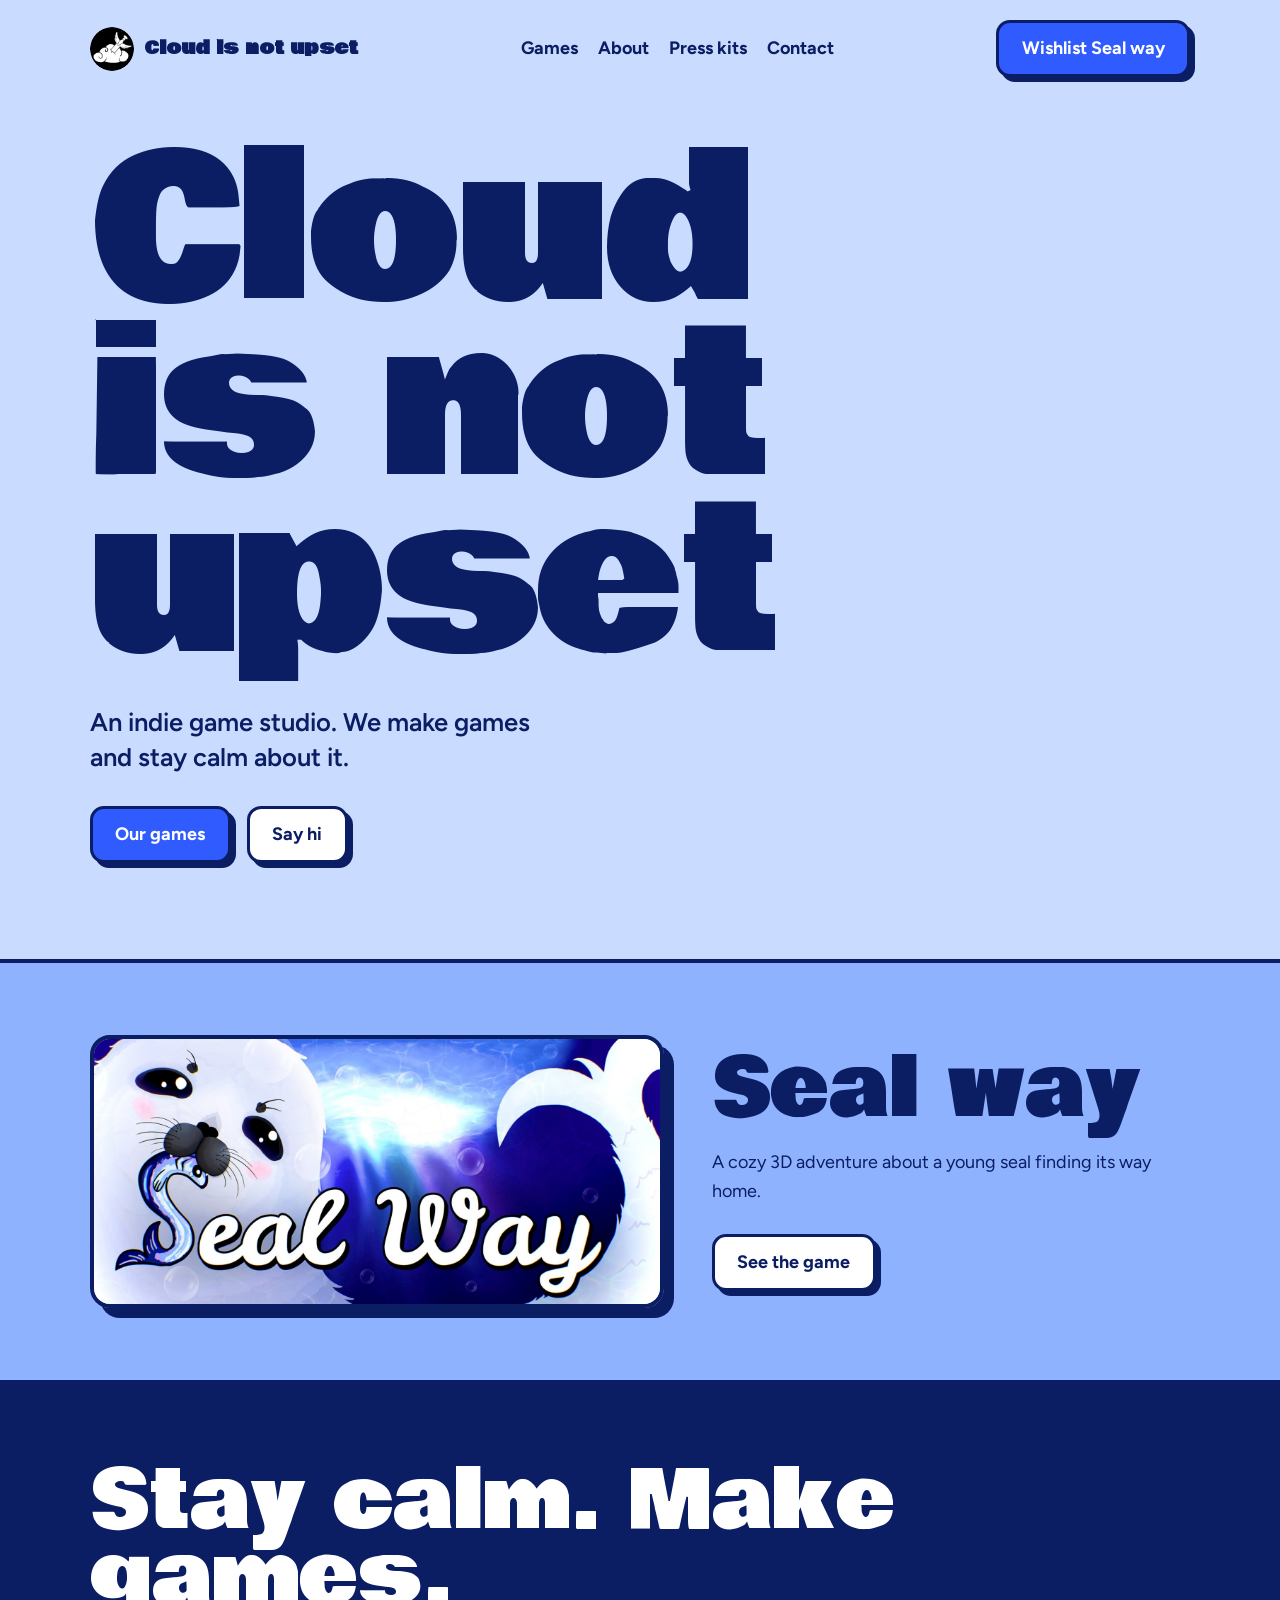
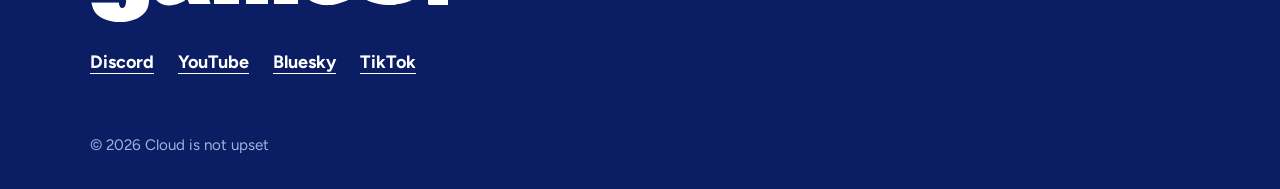
<file: index.html>
<!DOCTYPE html>
<html lang="en">
<head>
<meta charset="utf-8">
<meta name="viewport" content="width=device-width, initial-scale=1">
<title>Cloud is not upset</title>
<meta name="description" content="Cloud is not upset is an indie game studio. Home of Seal way.">
<link rel="icon" type="image/png" href="images/studio-logo.png">
<link rel="preconnect" href="https://fonts.googleapis.com">
<link rel="preconnect" href="https://fonts.gstatic.com" crossorigin>
<link href="https://fonts.googleapis.com/css2?family=Bowlby+One&family=Figtree:wght@400;600;700&display=swap" rel="stylesheet">
<link rel="stylesheet" href="style.css">
</head>
<body>
<header class="hero">
  <div class="cloud" style="--w:260px;--y:38%;--t:70s;--d:-20s;--x:55%" aria-hidden="true"></div>
  <div class="cloud" style="--w:180px;--y:62%;--t:90s;--d:-55s;--x:20%" aria-hidden="true"></div>
  <div class="cloud" style="--w:340px;--y:78%;--t:110s;--d:-80s;--x:70%" aria-hidden="true"></div>
  <div class="wrap">
    <nav class="top" aria-label="Main"><a class="logo" href="index.html"><img src="images/studio-logo.png" alt="" width="44" height="44">Cloud is not upset</a><ul><li><a href="games.html">Games</a></li><li><a href="about.html">About</a></li><li><a href="press.html">Press kits</a></li><li><a href="contact.html">Contact</a></li></ul><a class="btn" href="https://store.steampowered.com/app/4985840/Seal_Way/">Wishlist Seal way</a></nav>
    <h1>Cloud<br>is not<br>upset</h1>
    <p>An indie game studio. We make games and stay calm about it.</p>
    <div class="btns">
      <a class="btn" href="games.html">Our games</a>
      <a class="btn white" href="contact.html">Say hi</a>
    </div>
  </div>
</header>
<main>
  <section class="band">
    <div class="wrap kit-intro">
      <div class="keyart img"><img src="images/key-art.jpg" alt="Seal way key art: a baby seal holding a fish" width="1600" height="748"></div>
      <div>
        <h2>Seal way</h2>
        <p>A cozy 3D adventure about a young seal finding its way home.</p>
        <div class="btns"><a class="btn white" href="games.html">See the game</a></div>
      </div>
    </div>
  </section>
</main>
<footer>
  <div class="wrap">
    <h2>Stay calm. Make games.</h2>
    <!-- REPLACE: social links -->
    <ul class="links">
      <li><a href="https://discord.com/">Discord</a></li>
      <li><a href="https://www.youtube.com/">YouTube</a></li>
      <li><a href="https://bsky.app/">Bluesky</a></li>
      <li><a href="https://www.tiktok.com/">TikTok</a></li>
    </ul>
    <p class="fine">© <span id="year">2026</span> Cloud is not upset</p>
  </div>
</footer>
<script src="script.js"></script>
</body>
</html>
</file>
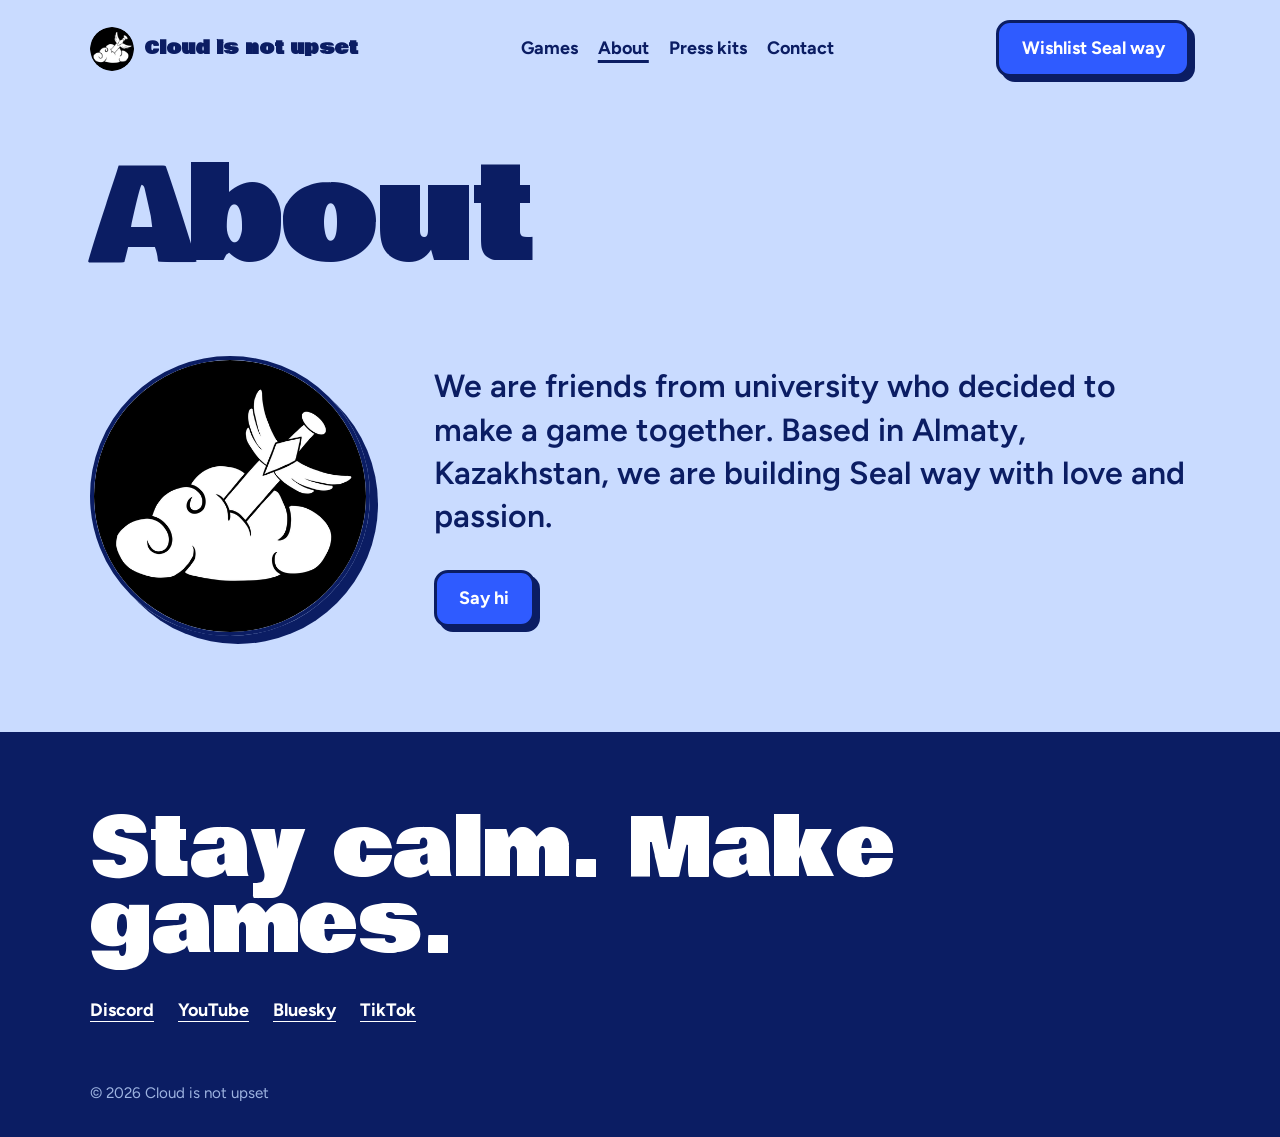
<file: about.html>
<!DOCTYPE html>
<html lang="en">
<head>
<meta charset="utf-8">
<meta name="viewport" content="width=device-width, initial-scale=1">
<title>About — Cloud is not upset</title>
<meta name="description" content="About the indie game studio Cloud is not upset.">
<link rel="icon" type="image/png" href="images/studio-logo.png">
<link rel="preconnect" href="https://fonts.googleapis.com">
<link rel="preconnect" href="https://fonts.gstatic.com" crossorigin>
<link href="https://fonts.googleapis.com/css2?family=Bowlby+One&family=Figtree:wght@400;600;700&display=swap" rel="stylesheet">
<link rel="stylesheet" href="style.css">
</head>
<body>
<header class="page-head"><div class="wrap"><nav class="top" aria-label="Main"><a class="logo" href="index.html"><img src="images/studio-logo.png" alt="" width="44" height="44">Cloud is not upset</a><ul><li><a href="games.html">Games</a></li><li><a href="about.html" aria-current="page">About</a></li><li><a href="press.html">Press kits</a></li><li><a href="contact.html">Contact</a></li></ul><a class="btn" href="https://store.steampowered.com/app/4985840/Seal_Way/">Wishlist Seal way</a></nav><h1>About</h1></div></header>
<main>
  <section class="about" style="padding-top:0">
    <div class="wrap about-flex">
      <img class="about-logo" src="images/studio-logo.png" alt="Cloud is not upset logo: a white cloud pierced by a winged sword" width="512" height="512">
      <div>
        <p>We are friends from university who decided to make a game together. Based in Almaty, Kazakhstan, we are building Seal way with love and passion.</p>
        <a class="btn" href="contact.html">Say hi</a>
      </div>
    </div>
  </section>
</main>
<footer>
  <div class="wrap">
    <h2>Stay calm. Make games.</h2>
    <!-- REPLACE: social links -->
    <ul class="links">
      <li><a href="https://discord.com/">Discord</a></li>
      <li><a href="https://www.youtube.com/">YouTube</a></li>
      <li><a href="https://bsky.app/">Bluesky</a></li>
      <li><a href="https://www.tiktok.com/">TikTok</a></li>
    </ul>
    <p class="fine">© <span id="year">2026</span> Cloud is not upset</p>
  </div>
</footer>
<script src="script.js"></script>
</body>
</html>
</file>
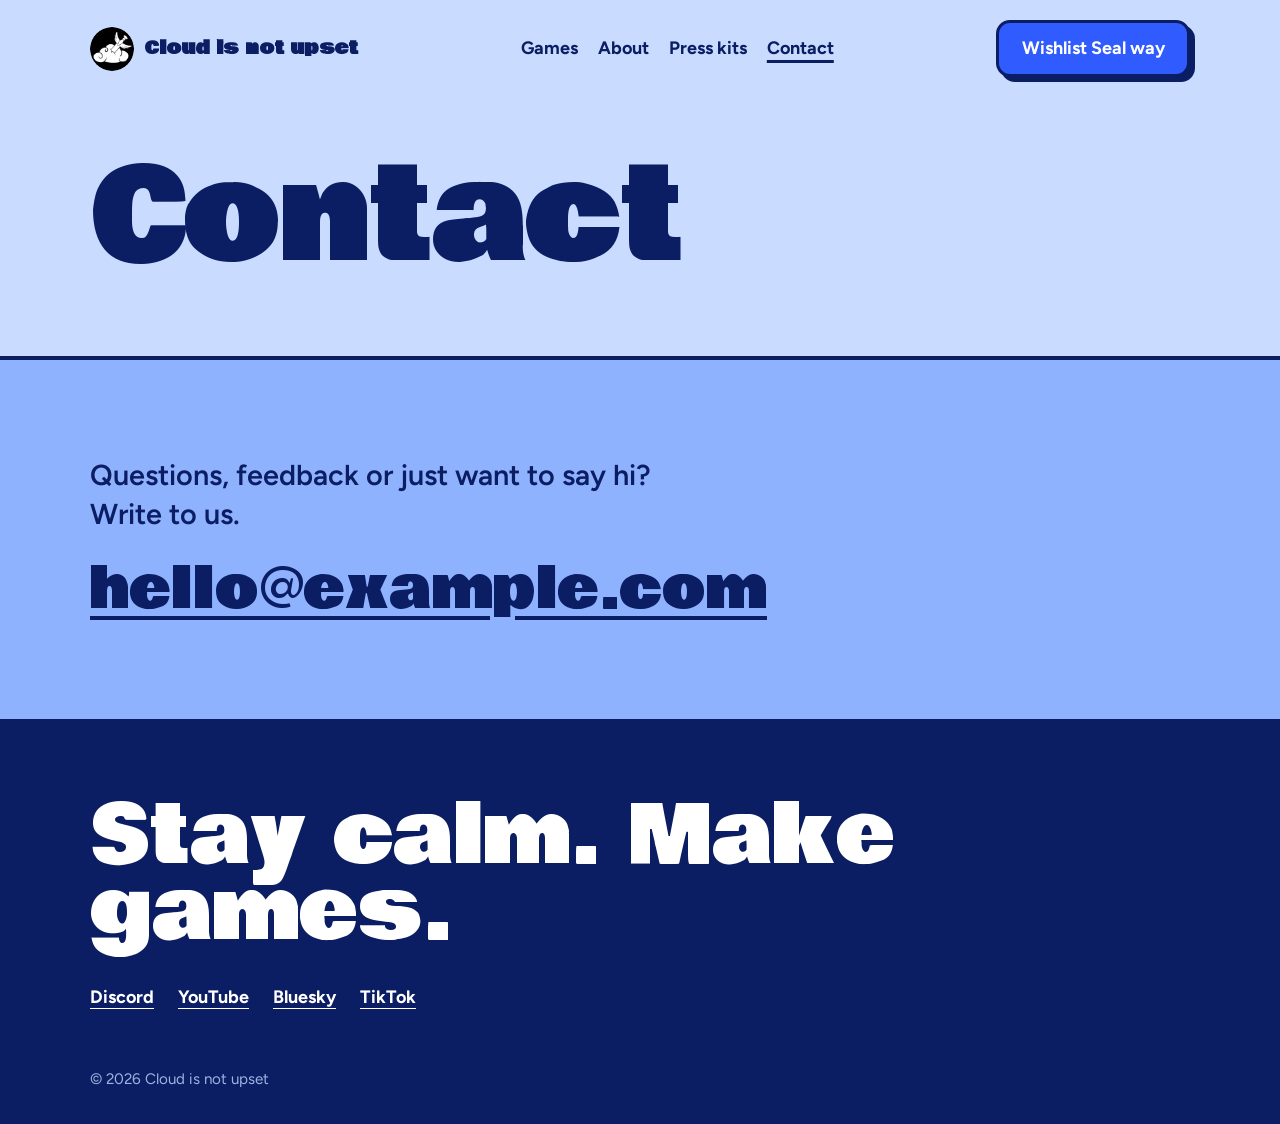
<file: contact.html>
<!DOCTYPE html>
<html lang="en">
<head>
<meta charset="utf-8">
<meta name="viewport" content="width=device-width, initial-scale=1">
<title>Contact — Cloud is not upset</title>
<meta name="description" content="Get in touch with Cloud is not upset.">
<link rel="icon" type="image/png" href="images/studio-logo.png">
<link rel="preconnect" href="https://fonts.googleapis.com">
<link rel="preconnect" href="https://fonts.gstatic.com" crossorigin>
<link href="https://fonts.googleapis.com/css2?family=Bowlby+One&family=Figtree:wght@400;600;700&display=swap" rel="stylesheet">
<link rel="stylesheet" href="style.css">
</head>
<body>
<header class="page-head"><div class="wrap"><nav class="top" aria-label="Main"><a class="logo" href="index.html"><img src="images/studio-logo.png" alt="" width="44" height="44">Cloud is not upset</a><ul><li><a href="games.html">Games</a></li><li><a href="about.html">About</a></li><li><a href="press.html">Press kits</a></li><li><a href="contact.html" aria-current="page">Contact</a></li></ul><a class="btn" href="https://store.steampowered.com/app/4985840/Seal_Way/">Wishlist Seal way</a></nav><h1>Contact</h1></div></header>
<main>
  <section class="contact-main">
    <div class="wrap">
      <p>Questions, feedback or just want to say hi? Write to us.</p>
      <!-- REPLACE: your email -->
      <a class="big-mail" href="mailto:hello@example.com">hello@example.com</a>
    </div>
  </section>
</main>
<footer>
  <div class="wrap">
    <h2>Stay calm. Make games.</h2>
    <!-- REPLACE: social links -->
    <ul class="links">
      <li><a href="https://discord.com/">Discord</a></li>
      <li><a href="https://www.youtube.com/">YouTube</a></li>
      <li><a href="https://bsky.app/">Bluesky</a></li>
      <li><a href="https://www.tiktok.com/">TikTok</a></li>
    </ul>
    <p class="fine">© <span id="year">2026</span> Cloud is not upset</p>
  </div>
</footer>
<script src="script.js"></script>
</body>
</html>
</file>
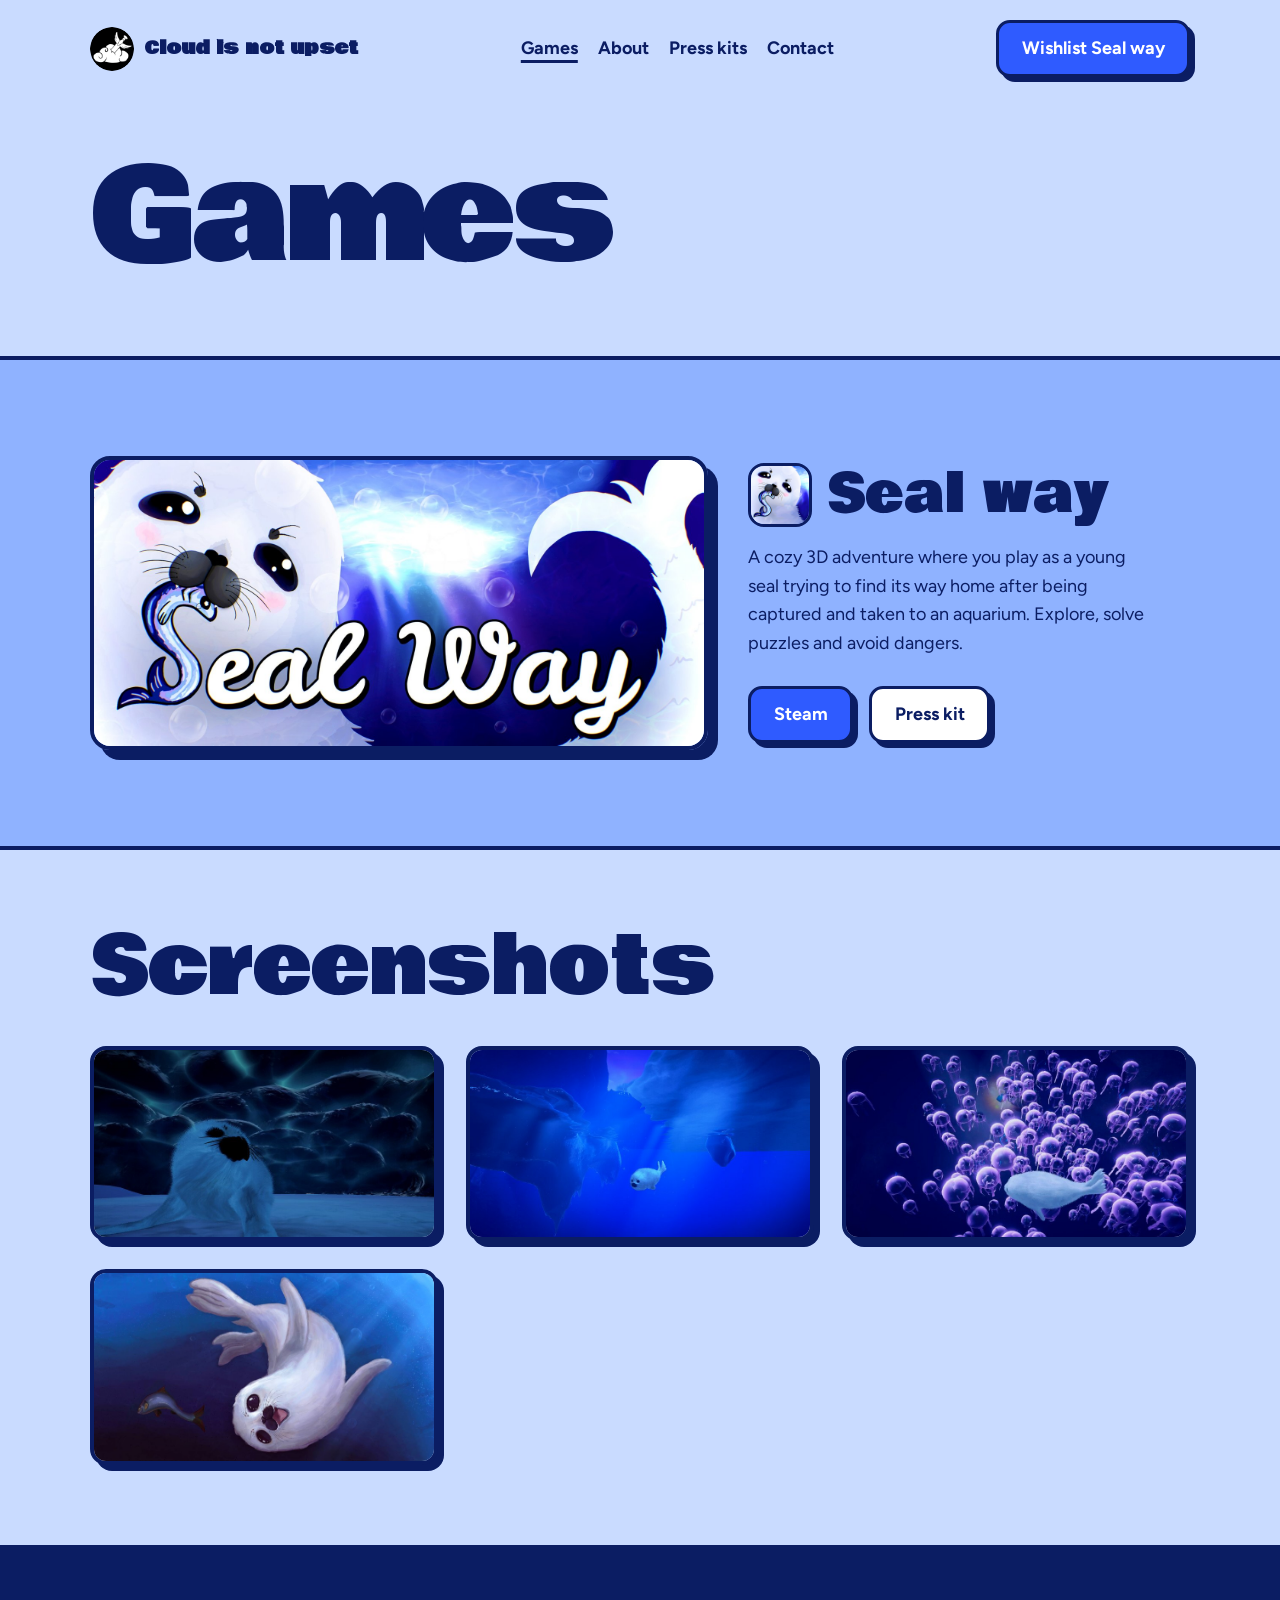
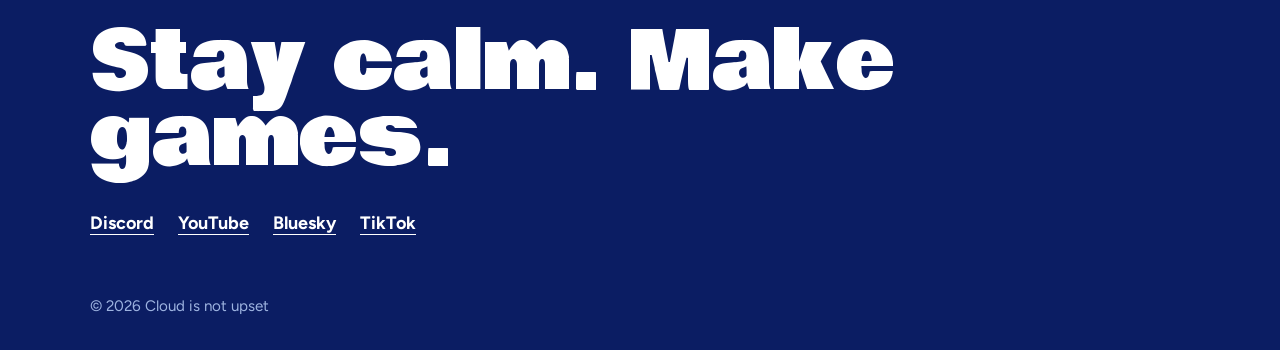
<file: games.html>
<!DOCTYPE html>
<html lang="en">
<head>
<meta charset="utf-8">
<meta name="viewport" content="width=device-width, initial-scale=1">
<title>Games — Cloud is not upset</title>
<meta name="description" content="Seal way, the game by Cloud is not upset.">
<link rel="icon" type="image/png" href="images/studio-logo.png">
<link rel="preconnect" href="https://fonts.googleapis.com">
<link rel="preconnect" href="https://fonts.gstatic.com" crossorigin>
<link href="https://fonts.googleapis.com/css2?family=Bowlby+One&family=Figtree:wght@400;600;700&display=swap" rel="stylesheet">
<link rel="stylesheet" href="style.css">
</head>
<body>
<header class="page-head"><div class="wrap"><nav class="top" aria-label="Main"><a class="logo" href="index.html"><img src="images/studio-logo.png" alt="" width="44" height="44">Cloud is not upset</a><ul><li><a href="games.html" aria-current="page">Games</a></li><li><a href="about.html">About</a></li><li><a href="press.html">Press kits</a></li><li><a href="contact.html">Contact</a></li></ul><a class="btn" href="https://store.steampowered.com/app/4985840/Seal_Way/">Wishlist Seal way</a></nav><h1>Games</h1></div></header>
<main>
  <section class="games">
    <div class="wrap">
      <article class="game">
        <div class="keyart img"><img src="images/key-art.jpg" alt="Seal way key art: a baby seal holding a fish" width="1600" height="748"></div>
        <div>
          <h3><img class="gicon" src="images/seal-way-icon.png" alt="" width="64" height="64">Seal way</h3>
          <p>A cozy 3D adventure where you play as a young seal trying to find its way home after being captured and taken to an aquarium. Explore, solve puzzles and avoid dangers.</p>
          <div class="btns">
            <a class="btn" href="https://store.steampowered.com/app/4985840/Seal_Way/">Steam</a>
            <a class="btn white" href="press.html">Press kit</a>
          </div>
        </div>
      </article>
    </div>
  </section>
  <section class="shots">
    <div class="wrap">
      <h2>Screenshots</h2>
      <div class="gallery">
        <img src="images/screenshot-1.jpg" alt="Screenshot: the seal standing on ice in front of a dark cave with glowing blue light" width="800" height="450" loading="lazy">
        <img src="images/screenshot-2.jpg" alt="Screenshot: the seal swimming under a large iceberg" width="800" height="450" loading="lazy">
        <img src="images/screenshot-3.jpg" alt="Screenshot: the seal swimming through a cloud of glowing purple jellyfish" width="800" height="450" loading="lazy">
        <img src="images/art.jpg" alt="Artwork: a baby seal swimming next to a fish" width="1600" height="844" loading="lazy">
      </div>
    </div>
  </section>
</main>
<footer>
  <div class="wrap">
    <h2>Stay calm. Make games.</h2>
    <!-- REPLACE: social links -->
    <ul class="links">
      <li><a href="https://discord.com/">Discord</a></li>
      <li><a href="https://www.youtube.com/">YouTube</a></li>
      <li><a href="https://bsky.app/">Bluesky</a></li>
      <li><a href="https://www.tiktok.com/">TikTok</a></li>
    </ul>
    <p class="fine">© <span id="year">2026</span> Cloud is not upset</p>
  </div>
</footer>
<script src="script.js"></script>
</body>
</html>
</file>
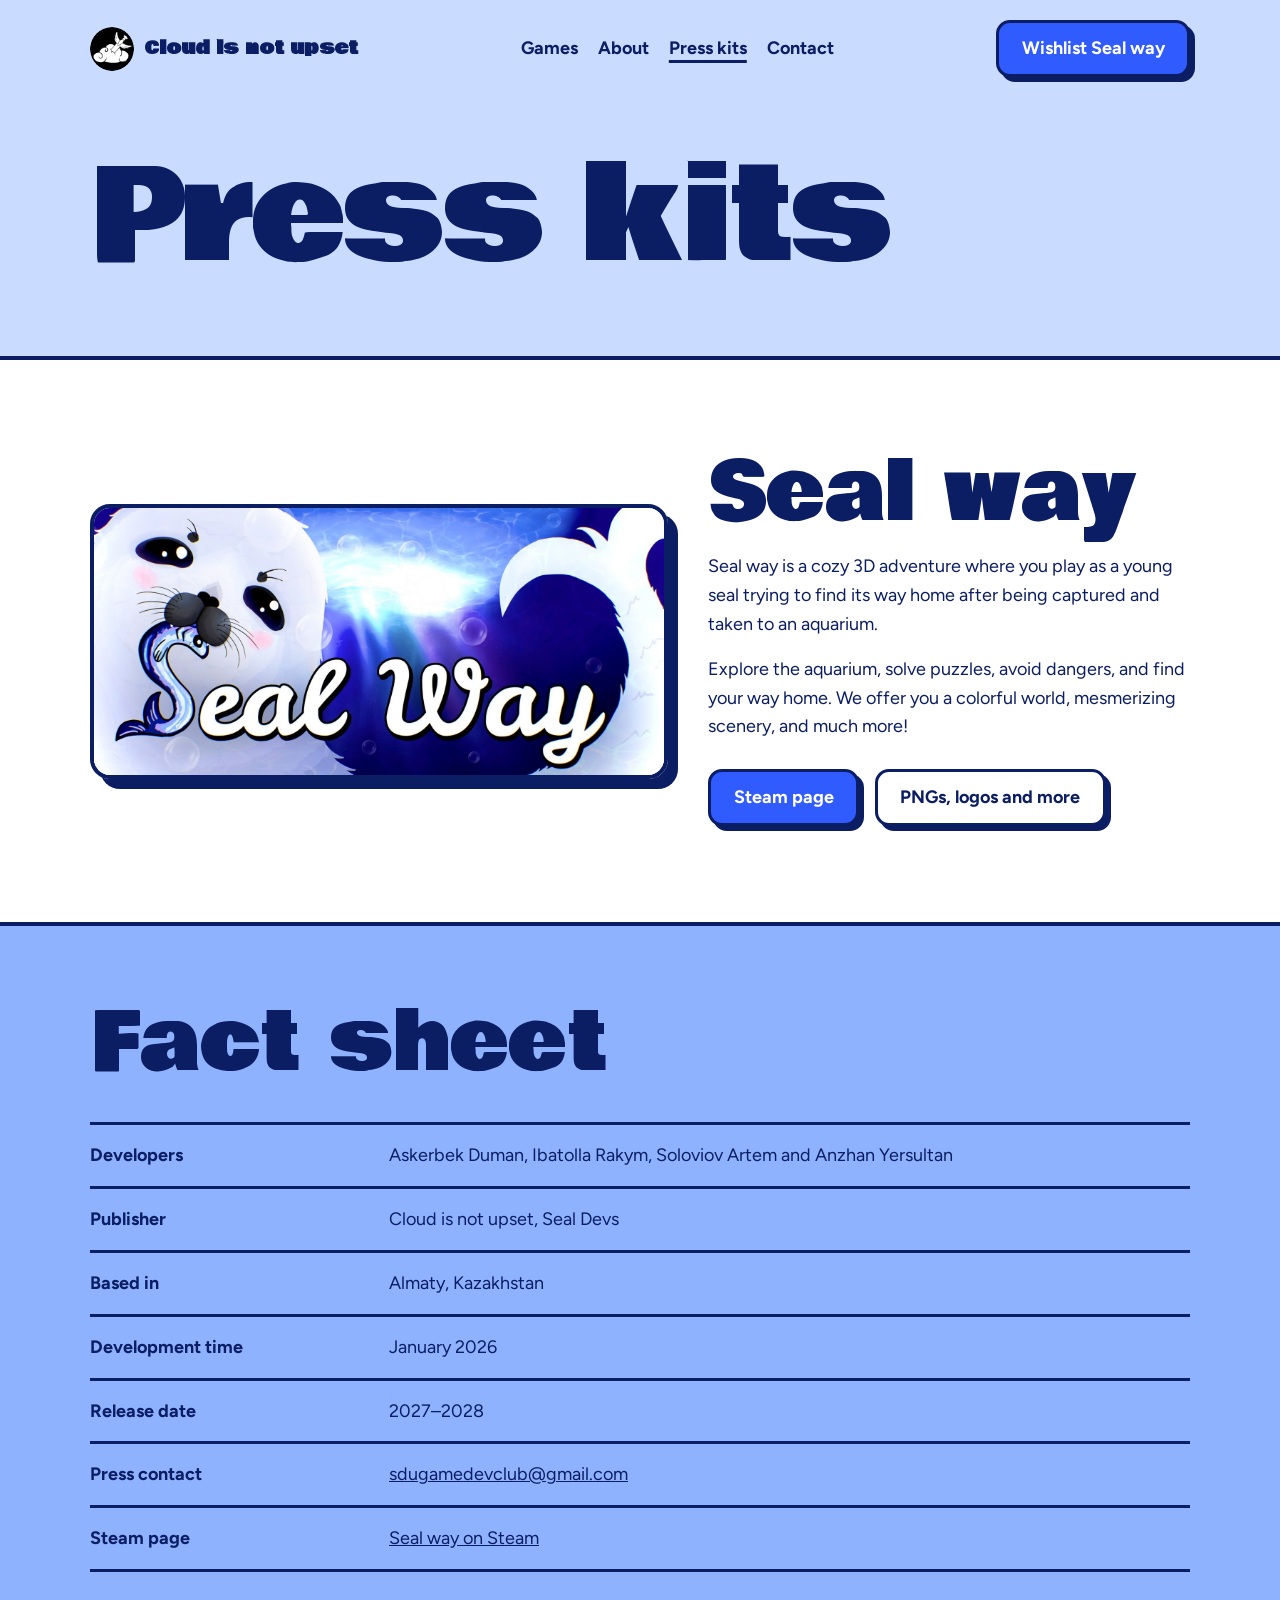
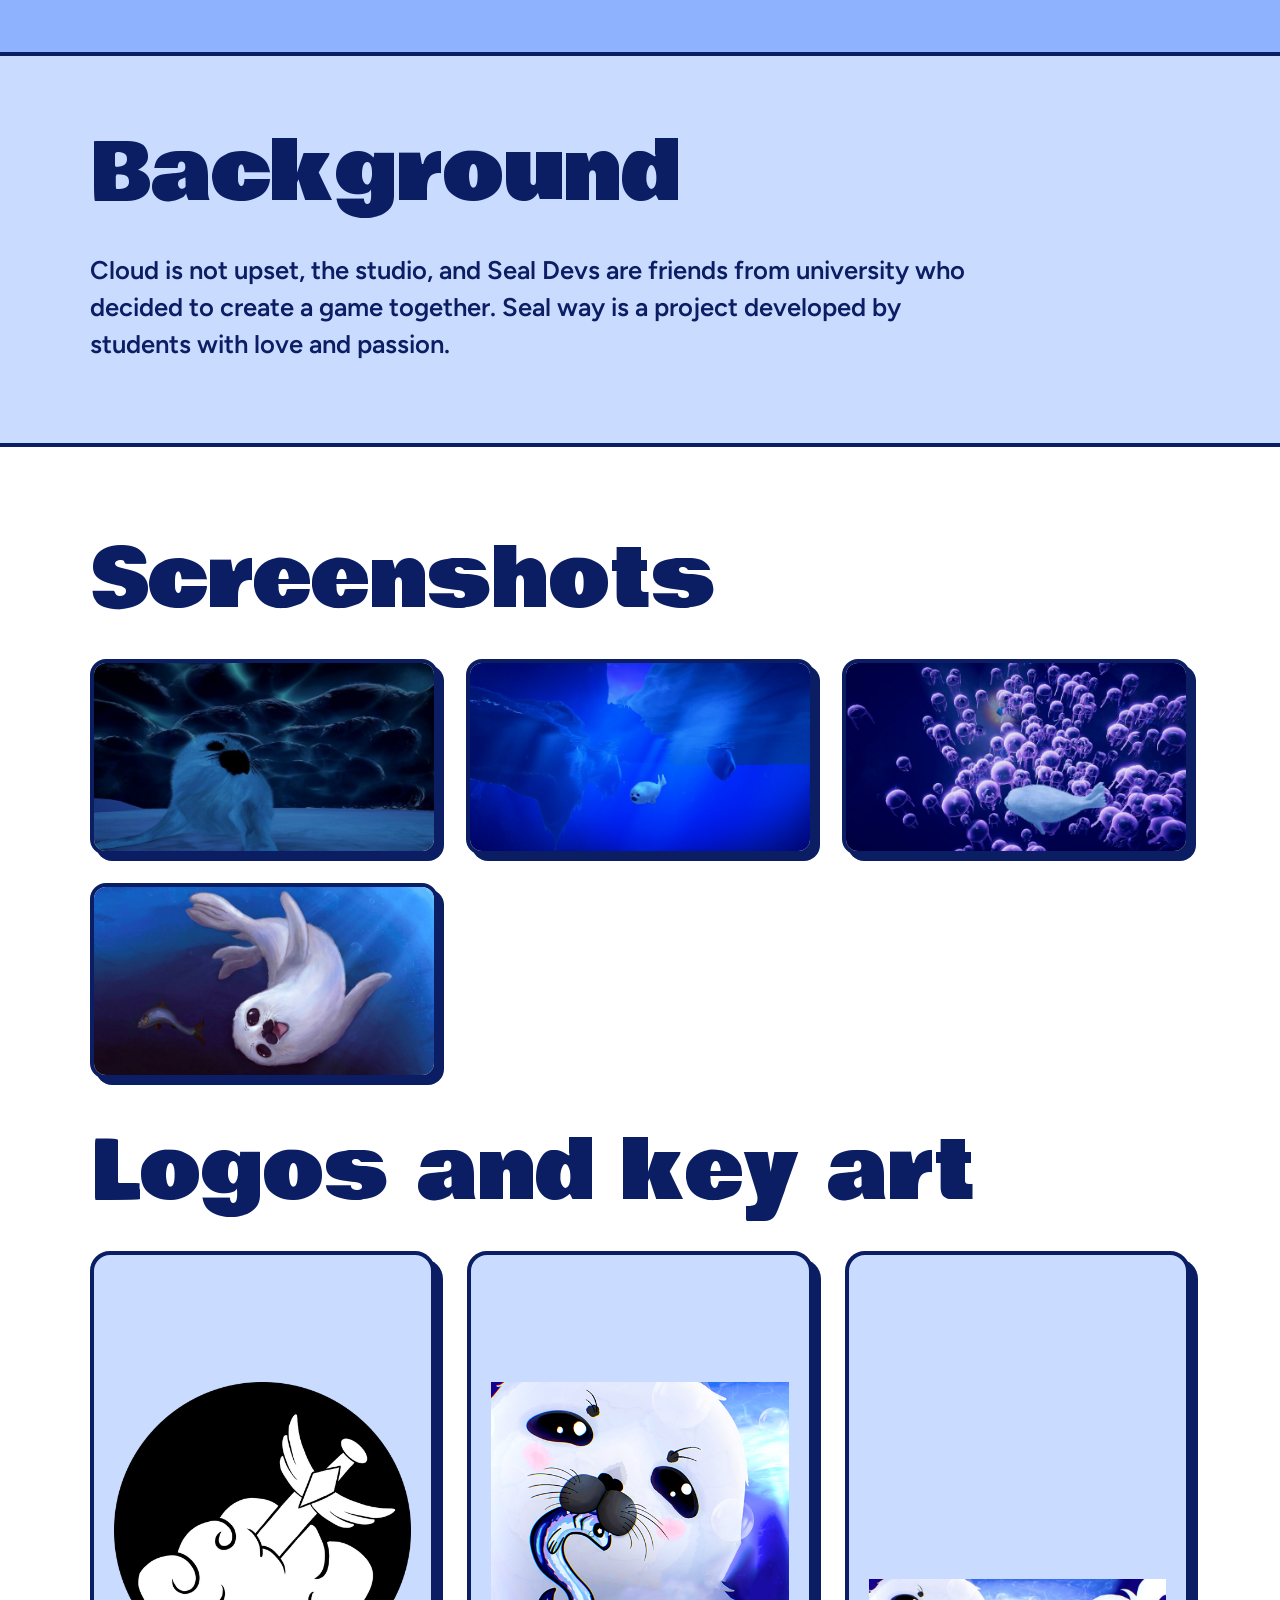
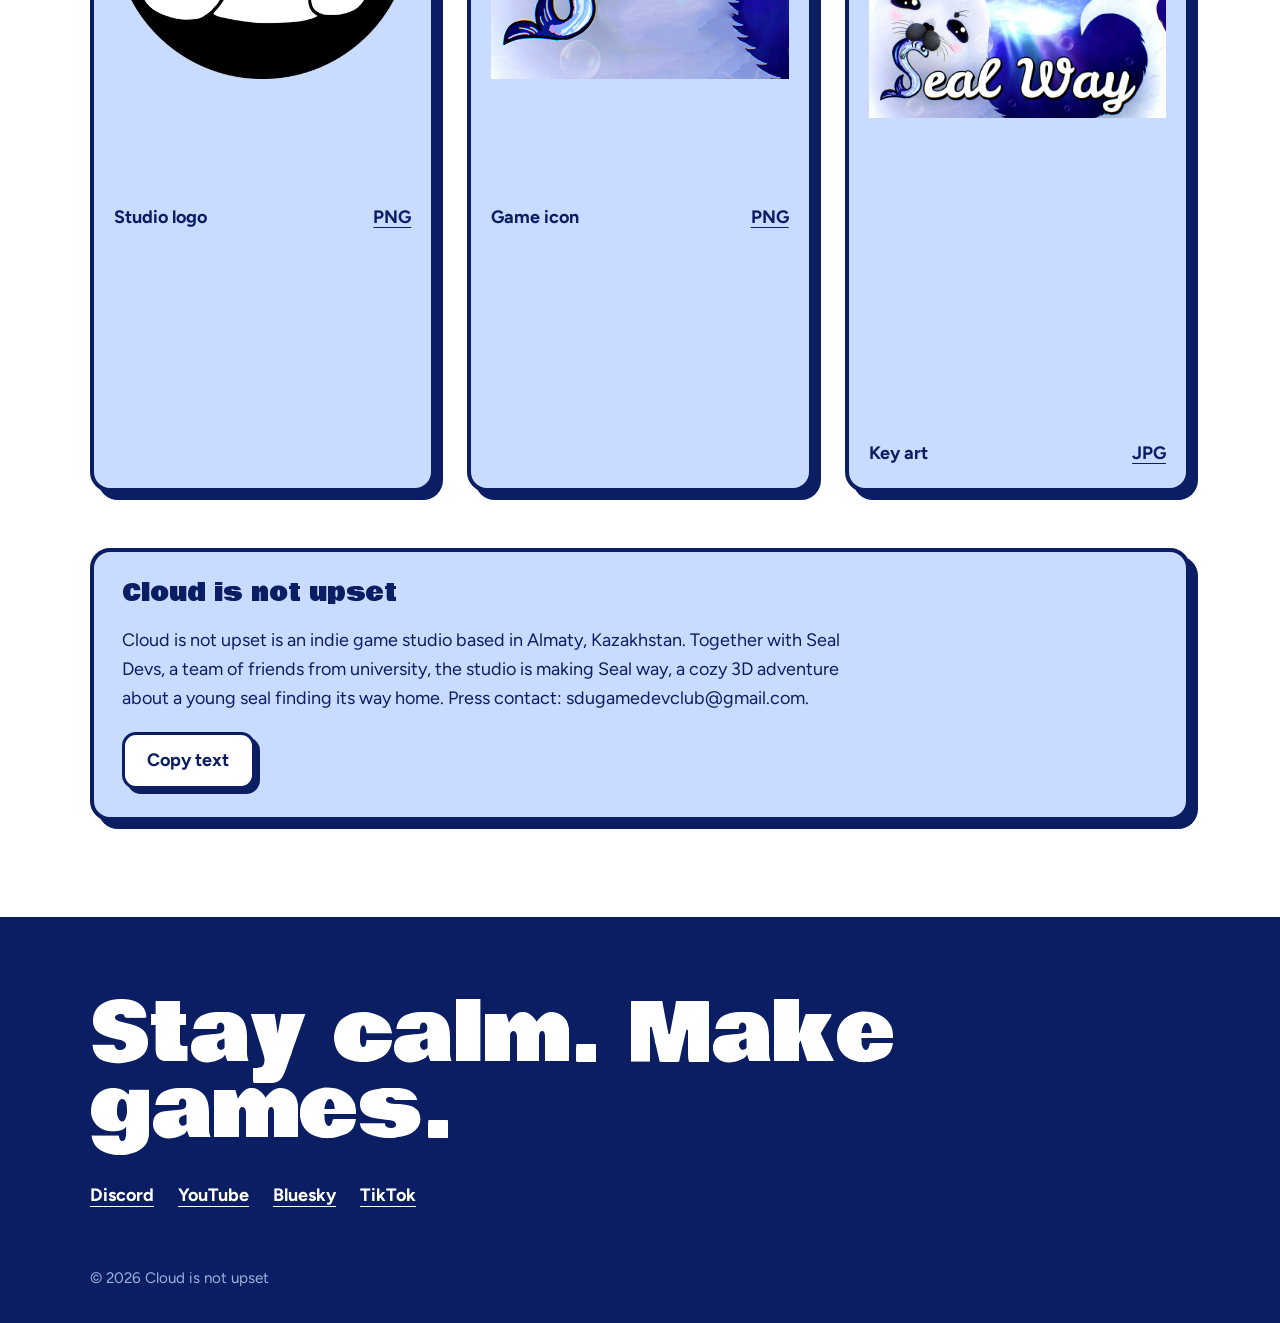
<file: press.html>
<!DOCTYPE html>
<html lang="en">
<head>
<meta charset="utf-8">
<meta name="viewport" content="width=device-width, initial-scale=1">
<title>Press kits — Cloud is not upset</title>
<meta name="description" content="Press kit, logos and screenshots for Seal way.">
<link rel="icon" type="image/png" href="images/studio-logo.png">
<link rel="preconnect" href="https://fonts.googleapis.com">
<link rel="preconnect" href="https://fonts.gstatic.com" crossorigin>
<link href="https://fonts.googleapis.com/css2?family=Bowlby+One&family=Figtree:wght@400;600;700&display=swap" rel="stylesheet">
<link rel="stylesheet" href="style.css">
</head>
<body>
<header class="page-head"><div class="wrap"><nav class="top" aria-label="Main"><a class="logo" href="index.html"><img src="images/studio-logo.png" alt="" width="44" height="44">Cloud is not upset</a><ul><li><a href="games.html">Games</a></li><li><a href="about.html">About</a></li><li><a href="press.html" aria-current="page">Press kits</a></li><li><a href="contact.html">Contact</a></li></ul><a class="btn" href="https://store.steampowered.com/app/4985840/Seal_Way/">Wishlist Seal way</a></nav><h1>Press kits</h1></div></header>
<main>
  <section class="press">
    <div class="wrap kit-intro">
      <div class="keyart img"><img src="images/key-art.jpg" alt="Seal way key art: a baby seal holding a fish" width="1600" height="748"></div>
      <div>
        <h2>Seal way</h2>
        <p>Seal way is a cozy 3D adventure where you play as a young seal trying to find its way home after being captured and taken to an aquarium.</p>
        <p>Explore the aquarium, solve puzzles, avoid dangers, and find your way home. We offer you a colorful world, mesmerizing scenery, and much more!</p>
        <div class="btns">
          <a class="btn" href="https://store.steampowered.com/app/4985840/Seal_Way/">Steam page</a>
          <a class="btn white" href="https://drive.google.com/drive/folders/1RM9FllLRptJ7mtv0sU35txJCOBOAhRda?usp=sharing">PNGs, logos and more</a>
        </div>
      </div>
    </div>
  </section>

  <section class="sheet">
    <div class="wrap">
      <h2>Fact sheet</h2>
      <dl>
        <div class="row"><dt>Developers</dt><dd>Askerbek Duman, Ibatolla Rakym, Soloviov Artem and Anzhan Yersultan</dd></div>
        <div class="row"><dt>Publisher</dt><dd>Cloud is not upset, Seal Devs</dd></div>
        <div class="row"><dt>Based in</dt><dd>Almaty, Kazakhstan</dd></div>
        <div class="row"><dt>Development time</dt><dd>January 2026</dd></div>
        <div class="row"><dt>Release date</dt><dd>2027–2028</dd></div>
        <div class="row"><dt>Press contact</dt><dd><a href="mailto:sdugamedevclub@gmail.com">sdugamedevclub@gmail.com</a></dd></div>
        <div class="row"><dt>Steam page</dt><dd><a href="https://store.steampowered.com/app/4985840/Seal_Way/">Seal way on Steam</a></dd></div>
      </dl>
    </div>
  </section>

  <section class="kit-text">
    <div class="wrap">
      <h2>Background</h2>
      <p>Cloud is not upset, the studio, and Seal Devs are friends from university who decided to create a game together. Seal way is a project developed by students with love and passion.</p>
    </div>
  </section>

  <section class="press">
    <div class="wrap">
      <h2>Screenshots</h2>
      <div class="gallery">
        <img src="images/screenshot-1.jpg" alt="Screenshot: the seal standing on ice in front of a dark cave with glowing blue light" width="800" height="450" loading="lazy">
        <img src="images/screenshot-2.jpg" alt="Screenshot: the seal swimming under a large iceberg" width="800" height="450" loading="lazy">
        <img src="images/screenshot-3.jpg" alt="Screenshot: the seal swimming through a cloud of glowing purple jellyfish" width="800" height="450" loading="lazy">
        <img src="images/art.jpg" alt="Artwork: a baby seal swimming next to a fish" width="1600" height="844" loading="lazy">
      </div>

      <h2>Logos and key art</h2>
      <div class="assets">
        <figure class="asset"><img src="images/studio-logo.png" alt="Cloud is not upset logo" width="512" height="512" loading="lazy"><figcaption>Studio logo <a href="images/studio-logo.png" download>PNG</a></figcaption></figure>
        <figure class="asset"><img src="images/seal-way-icon.png" alt="Seal way game icon" width="512" height="512" loading="lazy"><figcaption>Game icon <a href="images/seal-way-icon.png" download>PNG</a></figcaption></figure>
        <figure class="asset"><img src="images/key-art.jpg" alt="Seal way key art" width="1600" height="748" loading="lazy"><figcaption>Key art <a href="images/key-art.jpg" download>JPG</a></figcaption></figure>
      </div>

      <div class="panel boiler">
        <h3>Cloud is not upset</h3>
        <p id="boiler">Cloud is not upset is an indie game studio based in Almaty, Kazakhstan. Together with Seal Devs, a team of friends from university, the studio is making Seal way, a cozy 3D adventure about a young seal finding its way home. Press contact: sdugamedevclub@gmail.com.</p>
        <button class="btn white" type="button" id="copy">Copy text</button>
      </div>
    </div>
  </section>
</main>
<footer>
  <div class="wrap">
    <h2>Stay calm. Make games.</h2>
    <!-- REPLACE: social links -->
    <ul class="links">
      <li><a href="https://discord.com/">Discord</a></li>
      <li><a href="https://www.youtube.com/">YouTube</a></li>
      <li><a href="https://bsky.app/">Bluesky</a></li>
      <li><a href="https://www.tiktok.com/">TikTok</a></li>
    </ul>
    <p class="fine">© <span id="year">2026</span> Cloud is not upset</p>
  </div>
</footer>
<script src="script.js"></script>
</body>
</html>
</file>
<file: style.css>
:root{
  --sky:#C9DBFF; --ink:#0B1D63; --cloud:#fff; --blue:#2F5BFF; --sun:#8FB2FF;
  --display:"Bowlby One","Arial Black",Impact,sans-serif;
  --body:"Figtree",system-ui,-apple-system,"Segoe UI",sans-serif;
}
*{box-sizing:border-box;margin:0}
html{scroll-behavior:smooth}
body{background:var(--sky);color:var(--ink);font:400 1.125rem/1.6 var(--body);-webkit-font-smoothing:antialiased}
a{color:inherit}
:focus-visible{outline:4px solid var(--ink);outline-offset:3px}
.wrap{width:min(1100px,100% - 2.5rem);margin-inline:auto}

/* Top bar */
.top{position:relative;z-index:2;display:flex;flex-wrap:wrap;gap:1rem 2rem;justify-content:space-between;align-items:center;padding-block:1.25rem}
.top ul{display:flex;flex-wrap:wrap;gap:1.25rem;list-style:none;padding:0}
.top a{font-weight:700;text-decoration:none}
.top ul a:hover{text-decoration:underline;text-decoration-thickness:3px;text-underline-offset:6px}
.btn{display:inline-block;padding:.7rem 1.4rem;border:3px solid var(--ink);border-radius:14px;background:var(--sun);font-weight:700;text-decoration:none;box-shadow:5px 5px 0 var(--ink);transition:transform .12s,box-shadow .12s}
.btn:hover{transform:translate(3px,3px);box-shadow:2px 2px 0 var(--ink)}
.btn.white{background:var(--cloud)}

/* Hero */
.hero{position:relative;overflow:hidden;padding-bottom:clamp(3rem,8vw,6rem)}
.hero h1{position:relative;z-index:1;font:400 clamp(3.4rem,17vw,12.5rem)/.88 var(--display);letter-spacing:-.02em;margin-top:clamp(1rem,4vw,3rem)}
.hero p{position:relative;z-index:1;margin-top:2rem;max-width:26ch;font-size:clamp(1.2rem,2.4vw,1.6rem);font-weight:600;line-height:1.35}
.cloud{position:absolute;width:var(--w);height:calc(var(--w)*.32);background:var(--cloud);border-radius:999px;left:-30%;top:var(--y);animation:drift var(--t) linear infinite;animation-delay:var(--d)}
.cloud::before,.cloud::after{content:"";position:absolute;background:var(--cloud);border-radius:50%}
.cloud::before{width:42%;height:140%;left:16%;bottom:35%}
.cloud::after{width:30%;height:100%;left:46%;bottom:45%}
@keyframes drift{to{transform:translateX(calc(100vw + 70%))}}
@media (prefers-reduced-motion:reduce){.cloud{animation:none;left:var(--x)}}

/* Games */
.games{background:var(--sun);border-block:4px solid var(--ink);padding-block:clamp(3rem,8vw,6rem)}
h2{font:400 clamp(2.4rem,7vw,5rem)/.95 var(--display);margin-bottom:2.5rem}
.game{display:grid;grid-template-columns:1.4fr 1fr;gap:2.5rem;align-items:center}
.trailer{position:relative;aspect-ratio:16/9;background:var(--ink);border:4px solid var(--ink);border-radius:20px;box-shadow:10px 10px 0 var(--ink);overflow:hidden;display:grid;place-items:center;color:var(--cloud)}
.trailer iframe{position:absolute;inset:0;width:100%;height:100%;border:0}
.play{width:84px;height:84px;border-radius:50%;background:var(--sun);display:grid;place-items:center}
.play::after{content:"";margin-left:8px;border-left:26px solid var(--ink);border-block:16px solid transparent}
.trailer small{position:absolute;bottom:1rem;left:1.25rem;font-weight:600}
.game h3{font:400 clamp(2rem,5vw,3.25rem)/1 var(--display);margin-bottom:1rem}
.game p{max-width:34ch}
.game .btns{display:flex;flex-wrap:wrap;gap:1rem;margin-top:1.75rem}

/* About */
.about{padding-block:clamp(3rem,8vw,6rem)}
.about p{max-width:36ch;font-size:clamp(1.35rem,3vw,2rem);font-weight:600;line-height:1.35}

/* Press kits */
.press{background:var(--cloud);border-top:4px solid var(--ink);padding-block:clamp(3rem,8vw,6rem)}
.press-grid{display:grid;grid-template-columns:repeat(auto-fit,minmax(280px,1fr));gap:2.5rem}
.panel{background:var(--sky);border:4px solid var(--ink);border-radius:20px;box-shadow:8px 8px 0 var(--ink);padding:1.75rem}
.panel h3{font:400 1.5rem/1.1 var(--display);margin-bottom:1.25rem}
.facts{display:grid;grid-template-columns:auto 1fr;gap:.6rem 1.25rem}
.facts dt{font-weight:700}
.facts dd{margin:0}
.dl{list-style:none;padding:0;display:grid;gap:.75rem}
.dl a{display:flex;justify-content:space-between;gap:1rem;padding:.75rem 1rem;background:var(--cloud);border:3px solid var(--ink);border-radius:12px;font-weight:700;text-decoration:none;transition:background .12s}
.dl a:hover{background:var(--sun)}
.dl small{font-weight:600;opacity:.7}
.boiler{grid-column:1/-1}
.boiler p{max-width:60ch}
.boiler .btn{margin-top:1.25rem}
button.btn{font:inherit;font-weight:700;color:inherit;cursor:pointer}

/* Footer */
footer{background:var(--ink);color:var(--cloud);padding-block:clamp(3rem,8vw,5rem) 2rem}
footer h2{margin-bottom:2rem}
.mail{font:400 clamp(1.2rem,4vw,2rem) var(--display);text-decoration-thickness:3px;text-underline-offset:8px;text-decoration-color:var(--sun)}
.mail:hover{text-decoration-color:var(--sky)}
.links{display:flex;flex-wrap:wrap;gap:1.5rem;list-style:none;padding:0;margin-top:2rem}
.links a{font-weight:700;text-underline-offset:5px}
.fine{margin-top:3.5rem;color:#9db3e0;font-size:.95rem}

@media (max-width:760px){
  .game{grid-template-columns:1fr}
  .trailer{box-shadow:6px 6px 0 var(--ink)}
}

/* Multi-page additions */
.logo{font:400 1.15rem/1 var(--display);text-decoration:none}
.top ul a[aria-current]{text-decoration:underline;text-decoration-thickness:3px;text-underline-offset:6px}
.page-head h1{font:400 clamp(3rem,12vw,8rem)/.9 var(--display);letter-spacing:-.02em;padding-block:clamp(1.5rem,5vw,4rem) clamp(2.5rem,7vw,5rem)}
.hero .btns{position:relative;z-index:1;display:flex;flex-wrap:wrap;gap:1rem;margin-top:2rem}
.band{background:var(--sun);border-block:4px solid var(--ink);padding-block:clamp(2.5rem,7vw,4.5rem)}
.band .wrap{display:flex;flex-wrap:wrap;gap:1.5rem 3rem;justify-content:space-between;align-items:center}
.band h2{margin:0}
.contact-main{background:var(--sun);border-top:4px solid var(--ink);padding-block:clamp(3rem,8vw,6rem)}
.contact-main p{max-width:30ch;font-size:clamp(1.3rem,3vw,1.8rem);font-weight:600;line-height:1.35}
.big-mail{display:inline-block;margin-top:1.5rem;font:400 clamp(1.4rem,5.5vw,3.5rem)/1.15 var(--display);text-decoration-thickness:4px;text-underline-offset:8px;word-break:break-word}
.about .btn{margin-top:2rem}


/* Press kit page */
.kit-intro{display:grid;grid-template-columns:1.2fr 1fr;gap:2.5rem;align-items:center}
.kit-intro h2{margin-bottom:1.25rem}
.kit-intro p+p{margin-top:1rem}
.kit-intro .btns{display:flex;flex-wrap:wrap;gap:1rem;margin-top:1.75rem}
.keyart{aspect-ratio:16/9;background:var(--sky);border:4px solid var(--ink);border-radius:20px;box-shadow:10px 10px 0 var(--ink);overflow:hidden;display:grid;place-items:center;font:400 clamp(1.2rem,3vw,2rem)/1 var(--display)}
.keyart img{width:100%;height:100%;object-fit:cover;display:block}
.sheet{background:var(--sun);border-block:4px solid var(--ink);padding-block:clamp(3rem,8vw,5rem)}
.sheet dl{border-top:3px solid var(--ink)}
.sheet .row{display:grid;grid-template-columns:minmax(150px,1fr) 3fr;gap:.35rem 2rem;padding:1rem 0;border-bottom:3px solid var(--ink)}
.sheet dt{font-weight:700}
.sheet dd{margin:0}
.kit-text{padding-block:clamp(3rem,8vw,5rem)}
.kit-text p{max-width:52ch;font-size:clamp(1.25rem,2.6vw,1.6rem);font-weight:600;line-height:1.45}
.press .boiler{grid-column:auto}
@media (max-width:760px){
  .kit-intro{grid-template-columns:1fr}
  .keyart{box-shadow:6px 6px 0 var(--ink)}
  .sheet .row{grid-template-columns:1fr}
}


/* Brand assets */
.logo{display:flex;align-items:center;gap:.65rem}
.logo img{width:44px;height:44px;border-radius:50%;display:block}
.keyart.img{aspect-ratio:auto;display:block;background:none}
.keyart img{height:auto}
.band .kit-intro{display:grid;justify-content:normal}
.game h3{display:flex;align-items:center;gap:.9rem}
.gicon{width:64px;height:64px;border-radius:16px;border:3px solid var(--ink);flex:none}
.shots{padding-block:clamp(3rem,8vw,5rem)}
.gallery{display:grid;grid-template-columns:repeat(auto-fit,minmax(260px,1fr));gap:1.75rem;margin-bottom:3.5rem}
.shots .gallery{margin-bottom:0}
.gallery img{width:100%;height:auto;aspect-ratio:16/9;object-fit:cover;display:block;border:4px solid var(--ink);border-radius:16px;box-shadow:6px 6px 0 var(--ink);background:var(--ink)}
.assets{display:grid;grid-template-columns:repeat(auto-fit,minmax(220px,1fr));gap:2rem;margin-bottom:3.5rem}
.asset{margin:0;background:var(--sky);border:4px solid var(--ink);border-radius:20px;box-shadow:8px 8px 0 var(--ink);padding:1.25rem}
.asset img{width:100%;aspect-ratio:4/3;object-fit:contain;display:block;border-radius:12px}
.asset figcaption{display:flex;justify-content:space-between;gap:1rem;margin-top:1rem;font-weight:700}
.asset a{text-underline-offset:4px}
.about-flex{display:flex;flex-wrap:wrap;gap:2.5rem 4rem;align-items:center}
.about-logo{width:clamp(180px,30vw,280px);height:auto;border-radius:50%;border:4px solid var(--ink);box-shadow:8px 8px 0 var(--ink)}

/* Blue buttons */
.btn{background:var(--blue);color:#fff}
.btn.white{background:#fff;color:var(--ink)}
</file>
